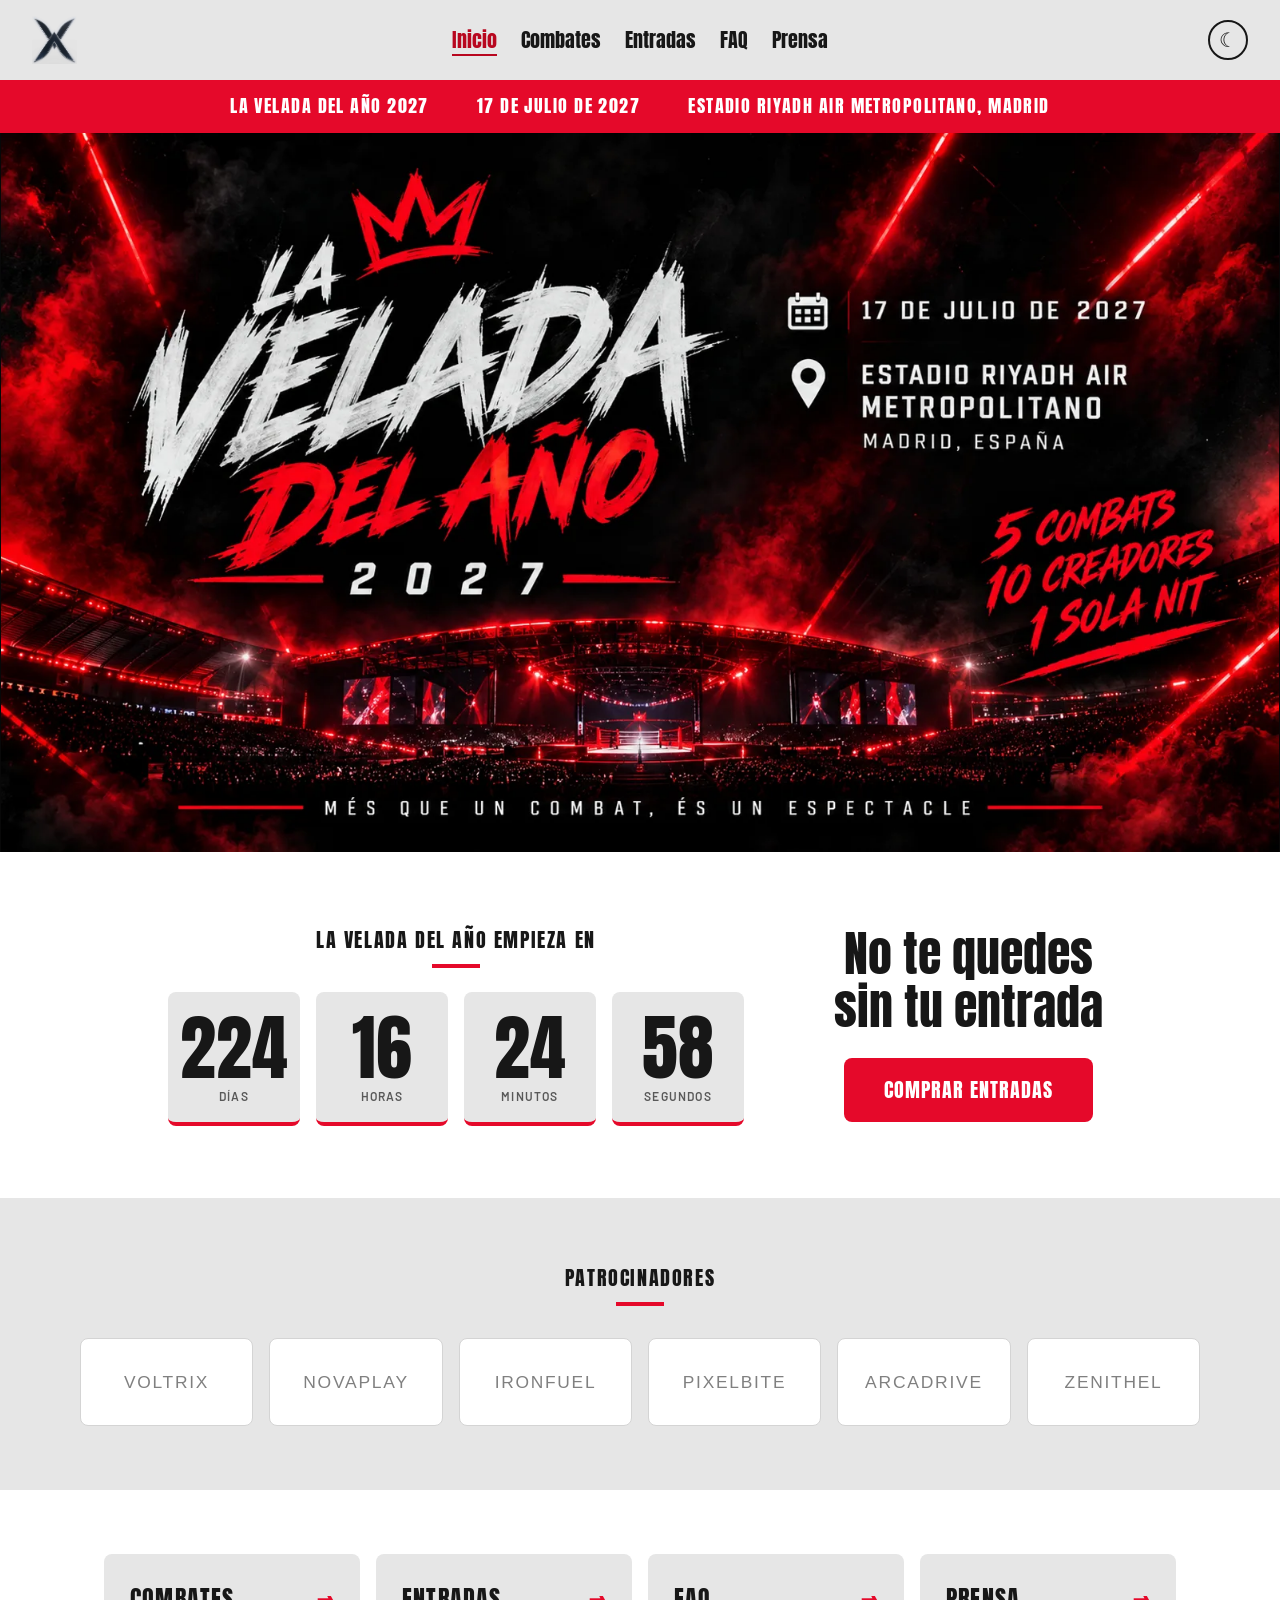
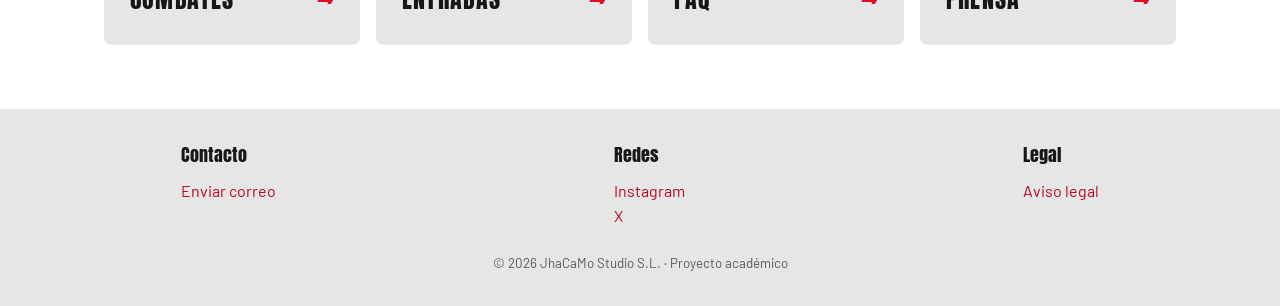
<file: index.html>
<!DOCTYPE html>
<html lang="es">
<head>
    <meta charset="UTF-8">
    <meta name="viewport" content="width=device-width, initial-scale=1.0">
    <title>Inicio | La Velada del Año</title>
    <meta name="description" content="La web oficial de La Velada del Año">
    <link rel="stylesheet" href="css/style.css">
    <link rel="icon" type="image/webp" href="assets/images/general/logo.webp">
    <script src="js/dark-mode.js" defer></script>
    <script src="js/countdown.js" defer></script>
</head>
<body>
    <header id="header">
        <a href="index.html"><img src="assets/images/general/logo.webp" alt="La Velada del Año"></a>
        <nav id="header-pages">
            <ul>
                <li><a href="index.html" aria-current="page">Inicio</a></li>
                <li><a href="pages/combats.html">Combates</a></li>
                <li><a href="pages/tickets.html">Entradas</a></li>
                <li><a href="pages/faq.html">FAQ</a></li>
                <li><a href="pages/press.html">Prensa</a></li>
            </ul>
        </nav>
        <button type="button" id="dark-mode" aria-label="Activar el modo oscuro">

        </button>
    </header>
    <main>
        <div id="hero">
           <div id="hero-data">
    <h1>La Velada del Año 2027</h1>
    <p>17 de julio de 2027</p>
    <p>Estadio Riyadh Air Metropolitano, Madrid</p>
</div>
            <img id="hero-photo" src="assets/images/home/cartel.webp" alt="Cartel de La Velada del Año 2027: 17 de julio en el Estadio Riyadh Air Metropolitano de Madrid. 5 combates, 10 creadores, una sola noche">
        </div>
        <section id="countdown-section">
            <h2>La Velada del Año empieza en</h2>
            <div id="countdown">
                <div class="countdown-item">
                    <p id="days" class="countdown-number">00</p>
                    <p class="countdown-label">Días</p>
                </div>
                <div class="countdown-item">
                    <p id="hours" class="countdown-number">00</p>
                    <p class="countdown-label">Horas</p>
                </div>
                <div class="countdown-item">
                    <p id="minutes" class="countdown-number">00</p>
                    <p class="countdown-label">Minutos</p>
                </div>
                <div class="countdown-item">
                    <p id="seconds" class="countdown-number">00</p>
                    <p class="countdown-label">Segundos</p>
                </div>
            </div>
            <div id="cta">
                <h2>No te quedes sin tu entrada</h2>
                <a class="btn" href="pages/tickets.html">Comprar entradas</a>
            </div>
        </section>
        <section id="sponsors">
            <h2>Patrocinadores</h2>
            <ul>
                <li><img src="assets/images/home/sponsors/voltrix.svg" alt="Voltrix, patrocinador" width="240" height="80" loading="lazy"></li>
                <li><img src="assets/images/home/sponsors/novaplay.svg" alt="NovaPlay, patrocinador" width="240" height="80" loading="lazy"></li>
                <li><img src="assets/images/home/sponsors/ironfuel.svg" alt="IronFuel, patrocinador" width="240" height="80" loading="lazy"></li>
                <li><img src="assets/images/home/sponsors/pixelbite.svg" alt="PixelBite, patrocinador" width="240" height="80" loading="lazy"></li>
                <li><img src="assets/images/home/sponsors/arcadrive.svg" alt="ArcaDrive, patrocinador" width="240" height="80" loading="lazy"></li>
                <li><img src="assets/images/home/sponsors/zenithel.svg" alt="Zenithel, patrocinador" width="240" height="80" loading="lazy"></li>
            </ul>
        </section>
        <section id="quick-links">
            <a href="pages/combats.html">Combates</a>
            <a href="pages/tickets.html">Entradas</a>
            <a href="pages/faq.html">FAQ</a>
            <a href="pages/press.html">Prensa</a>
        </section>
    </main>
    <footer>
        <div>
            <h2>Contacto</h2>
            <address><a href="mailto:contacto@velada.com">Enviar correo</a></address>
        </div>
        <div>
            <h2>Redes</h2>
            <ul>
                <li><a href="https://www.instagram.com/infolavelada/?hl=es" target="_blank" rel="noopener">Instagram</a></li>
                <li><a href="https://x.com/infoLaVelada" target="_blank" rel="noopener">X</a></li>
            </ul>
        </div>
        <div>
            <h2>Legal</h2>
            <a href="#">Aviso legal</a>
        </div>
        <small>© 2026 JhaCaMo Studio S.L. · Proyecto académico</small>
    </footer>
</body>
</html>
</file>
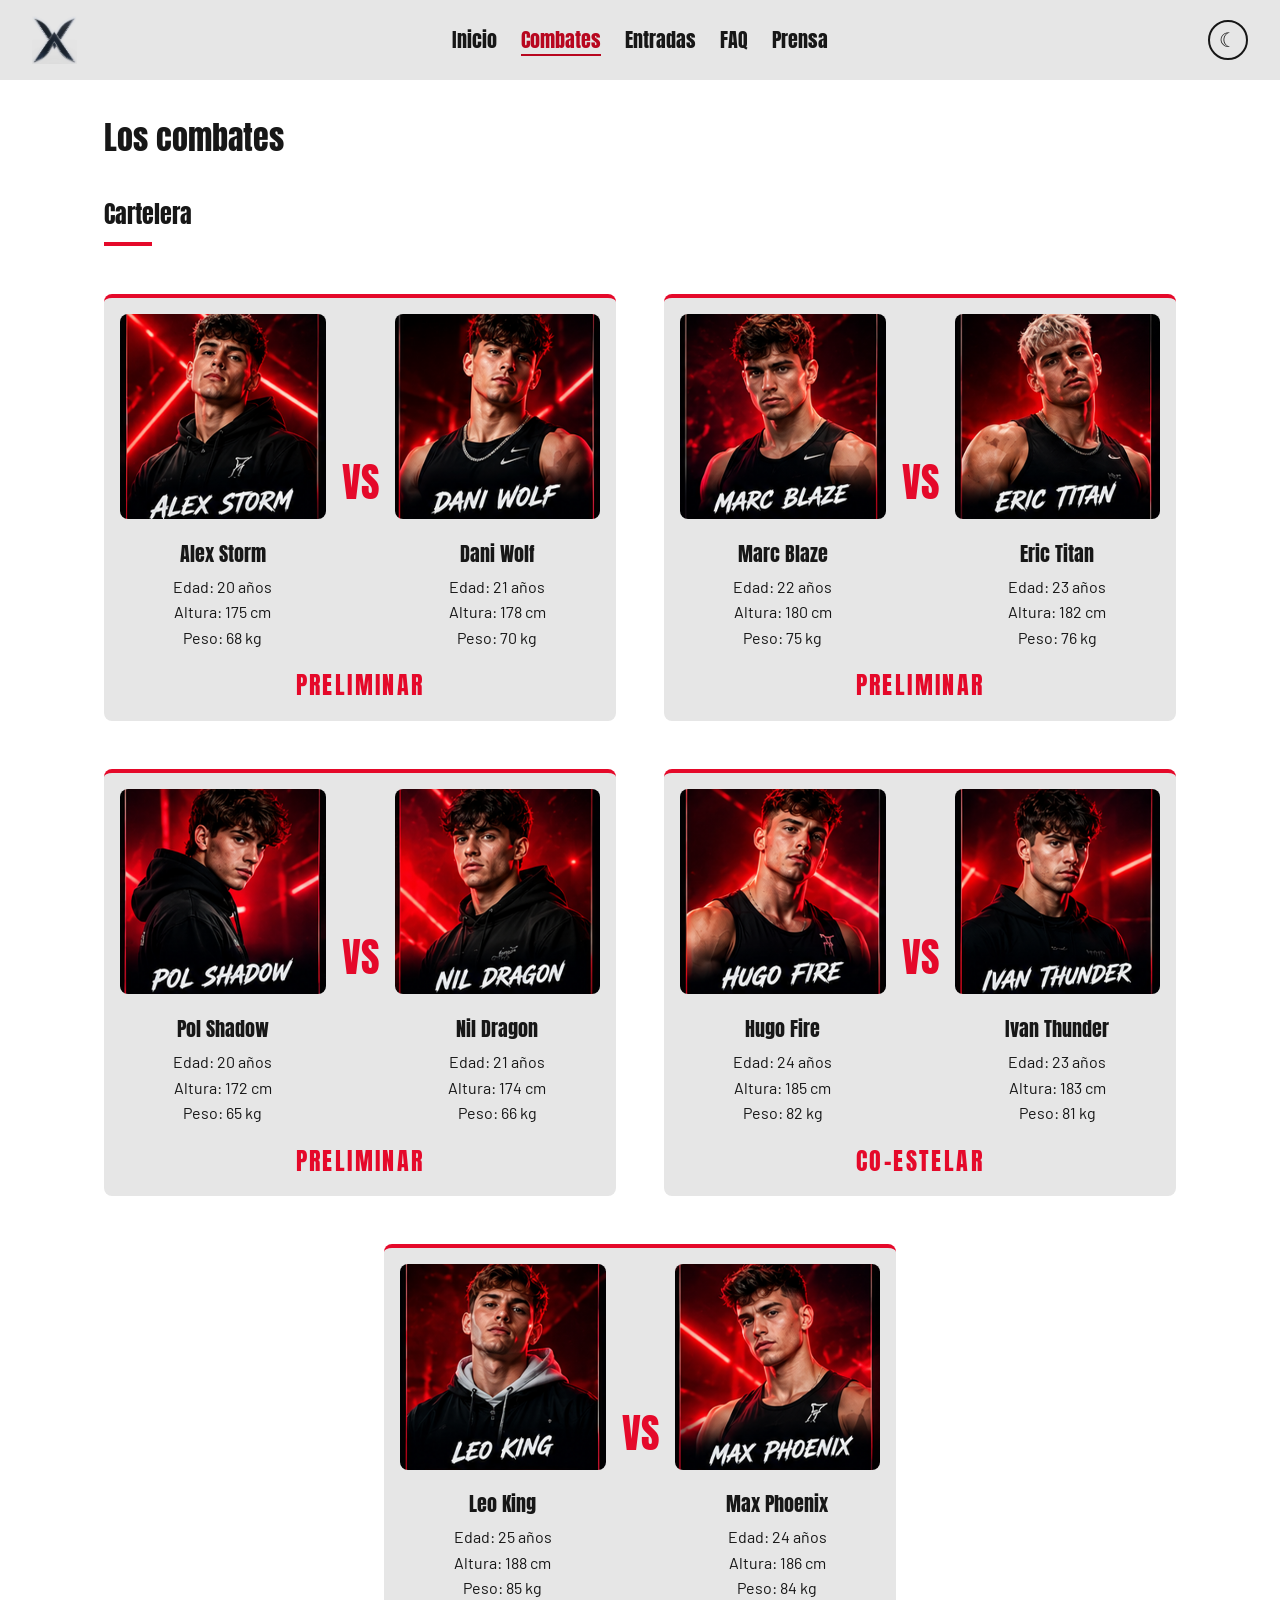
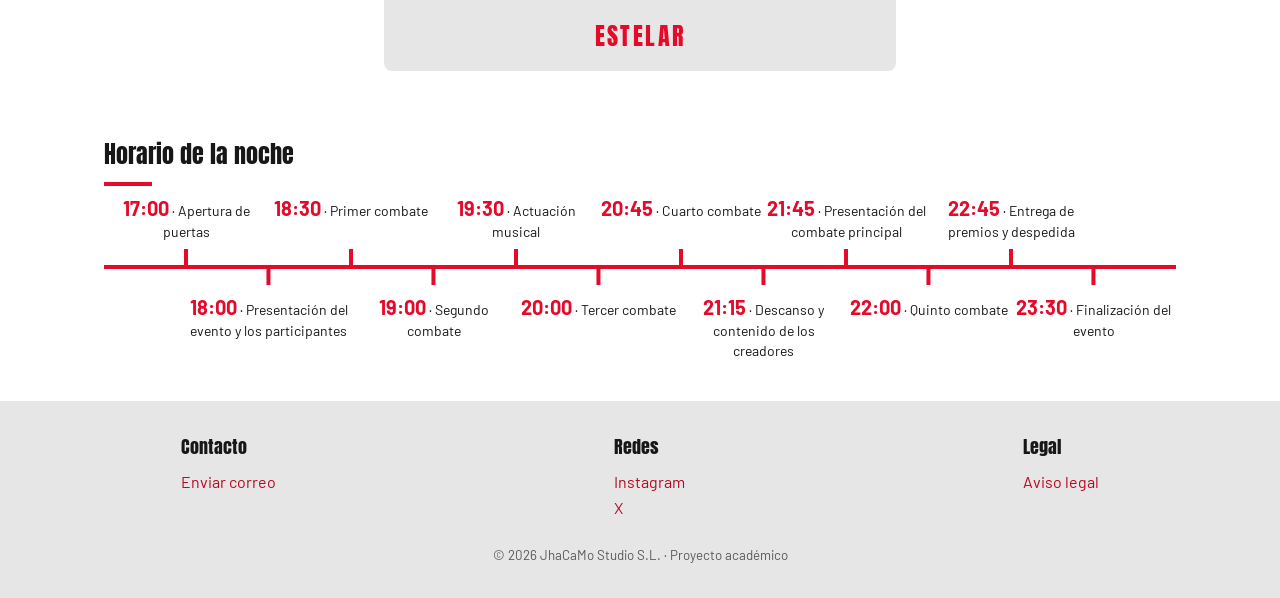
<file: pages/combats.html>
<!DOCTYPE html>
<html lang="es">
<head>
    <meta charset="UTF-8">
    <meta name="viewport" content="width=device-width, initial-scale=1.0">
    <title>Combates | La Velada del Año</title>
    <meta name="description" content="Combates oficiales de La Velada del Año">
    <link rel="stylesheet" href="../css/style.css">
    <link rel="icon" type="image/webp" href="../assets/images/general/logo.webp">
    <script src="../js/combats-data.js" defer></script>
    <script src="../js/combats.js" defer></script>
    <script src="../js/dark-mode.js" defer></script>
</head>
<body>
    <header id="header">
        <a href="../index.html"><img src="../assets/images/general/logo.webp" alt="La Velada del Año"></a>
        <nav id="header-pages">
            <ul>
                <li><a href="../index.html">Inicio</a></li>
                <li><a href="combats.html" aria-current="page">Combates</a></li>
                <li><a href="tickets.html">Entradas</a></li>
                <li><a href="faq.html">FAQ</a></li>
                <li><a href="press.html">Prensa</a></li>
            </ul>
        </nav>
        <button type="button" id="dark-mode" aria-label="activar el modo oscuro">

        </button>
    </header>
    <main>
        <h1>Los combates</h1>
        <section id="combats-list">
            <h2>Cartelera</h2>

        </section>
        <section id="combats-schedule">
            <h2>Horario de la noche</h2>
            <ol>
                <li><time>17:00</time> · Apertura de puertas</li>
                <li><time>18:00</time> · Presentación del evento y los participantes</li>
                <li><time>18:30</time> · Primer combate</li>
                <li><time>19:00</time> · Segundo combate</li>
                <li><time>19:30</time> · Actuación musical</li>
                <li><time>20:00</time> · Tercer combate</li>
                <li><time>20:45</time> · Cuarto combate</li>
                <li><time>21:15</time> · Descanso y contenido de los creadores</li>
                <li><time>21:45</time> · Presentación del combate principal</li>
                <li><time>22:00</time> · Quinto combate</li>
                <li><time>22:45</time> · Entrega de premios y despedida</li>
                <li><time>23:30</time> · Finalización del evento</li>
            </ol>

        </section>
    </main>
    <footer>
        <div>
            <h2>Contacto</h2>
            <address><a href="mailto:contacto@velada.com">Enviar correo</a></address>
        </div>
        <div>
            <h2>Redes</h2>
            
            <ul>
                <li><a href="https://www.instagram.com/infolavelada/?hl=es" target="_blank" rel="noopener">Instagram</a></li>
                <li><a href="https://x.com/infoLaVelada" target="_blank" rel="noopener">X</a></li>
            </ul>
        </div>
        
        <div>
            <h2>Legal</h2>
            <a href="#">Aviso legal</a>
        </div>

        <small>© 2026 JhaCaMo Studio S.L. · Proyecto académico</small>
    </footer>
</body>
</html>
</file>
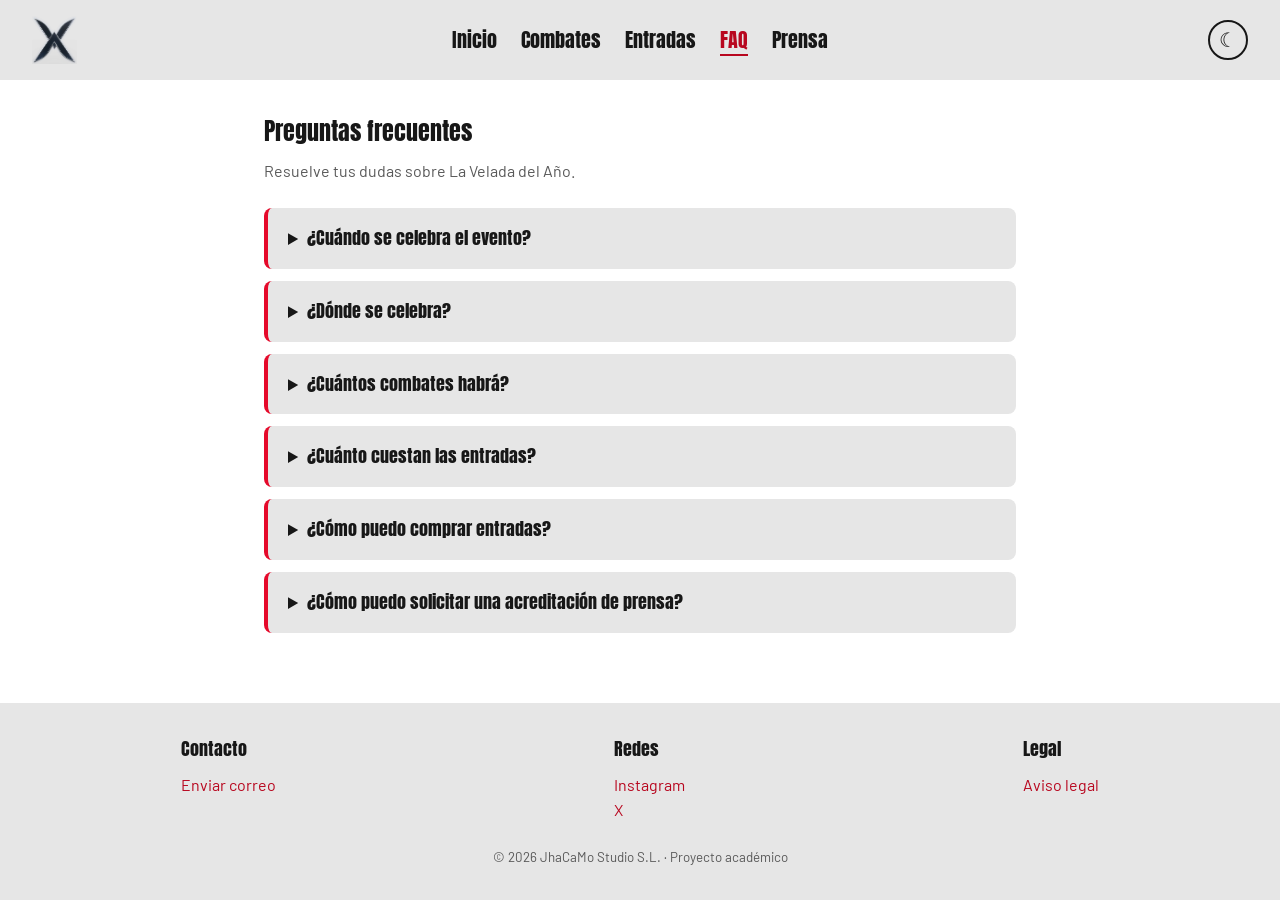
<file: pages/faq.html>
<!DOCTYPE html>
<html lang="es">
<head>
    <meta charset="UTF-8">
    <meta name="viewport" content="width=device-width, initial-scale=1.0">
    <title>FAQ | La Velada del Año</title>
    <meta name="description" content="Preguntas frecuentes sobre La Velada del Año">
    <link rel="stylesheet" href="../css/style.css">
    <link rel="icon" type="image/webp" href="../assets/images/general/logo.webp">
    <script src="../js/dark-mode.js" defer></script>
</head>
<body>
    <header id="header">
        <a href="../index.html"><img src="../assets/images/general/logo.webp" alt="La Velada del Año"></a>
        <nav id="header-pages">
            <ul>
                <li><a href="../index.html">Inicio</a></li>
                <li><a href="combats.html">Combates</a></li>
                <li><a href="tickets.html">Entradas</a></li>
                <li><a href="faq.html" aria-current="page">FAQ</a></li>
                <li><a href="press.html">Prensa</a></li>
            </ul>
        </nav>
        <button type="button" id="dark-mode" aria-label="activar el modo oscuro">

        </button>
    </header>

    <main>
        <section id="faq">
            <h1>Preguntas frecuentes</h1>
            <p>Resuelve tus dudas sobre La Velada del Año.</p>

            <details>
                <summary>¿Cuándo se celebra el evento?</summary>
                <p>La Velada del Año 2027 se celebrará el 17 de julio de 2027.</p>
            </details>

            <details>
                <summary>¿Dónde se celebra?</summary>
                <p>El evento tendrá lugar en el Estadio Riyadh Air Metropolitano de Madrid.</p>
            </details>

            <details>
                <summary>¿Cuántos combates habrá?</summary>
                <p>Habrá un total de 5 combates entre 10 participantes.</p>
            </details>

            <details>
                <summary>¿Cuánto cuestan las entradas?</summary>
                <p>Los precios de las entradas van desde 50 € hasta 300 €.</p>
            </details>

            <details>
                <summary>¿Cómo puedo comprar entradas?</summary>
                <p>Puedes consultar las opciones disponibles en nuestra sección de entradas.</p>
                <a href="tickets.html">Consultar entradas</a>
            </details>

            <details>
                <summary>¿Cómo puedo solicitar una acreditación de prensa?</summary>
                <p>Los profesionales de los medios pueden realizar su solicitud desde la sección de prensa.</p>
                <a href="press.html">Solicitar acreditación</a>
            </details>

        </section>
    </main>

    <footer>
        <div>
            <h2>Contacto</h2>
            <address><a href="mailto:contacto@velada.com">Enviar correo</a></address>
        </div>
        <div>
            <h2>Redes</h2>

            <ul>
                <li><a href="https://www.instagram.com/infolavelada/?hl=es" target="_blank" rel="noopener">Instagram</a></li>
                <li><a href="https://x.com/infoLaVelada" target="_blank" rel="noopener">X</a></li>
            </ul>
        </div>

        <div>
            <h2>Legal</h2>
            <a href="#">Aviso legal</a>
        </div>

        <small>© 2026 JhaCaMo Studio S.L. · Proyecto académico</small>
    </footer>
</body>
</html>
</file>
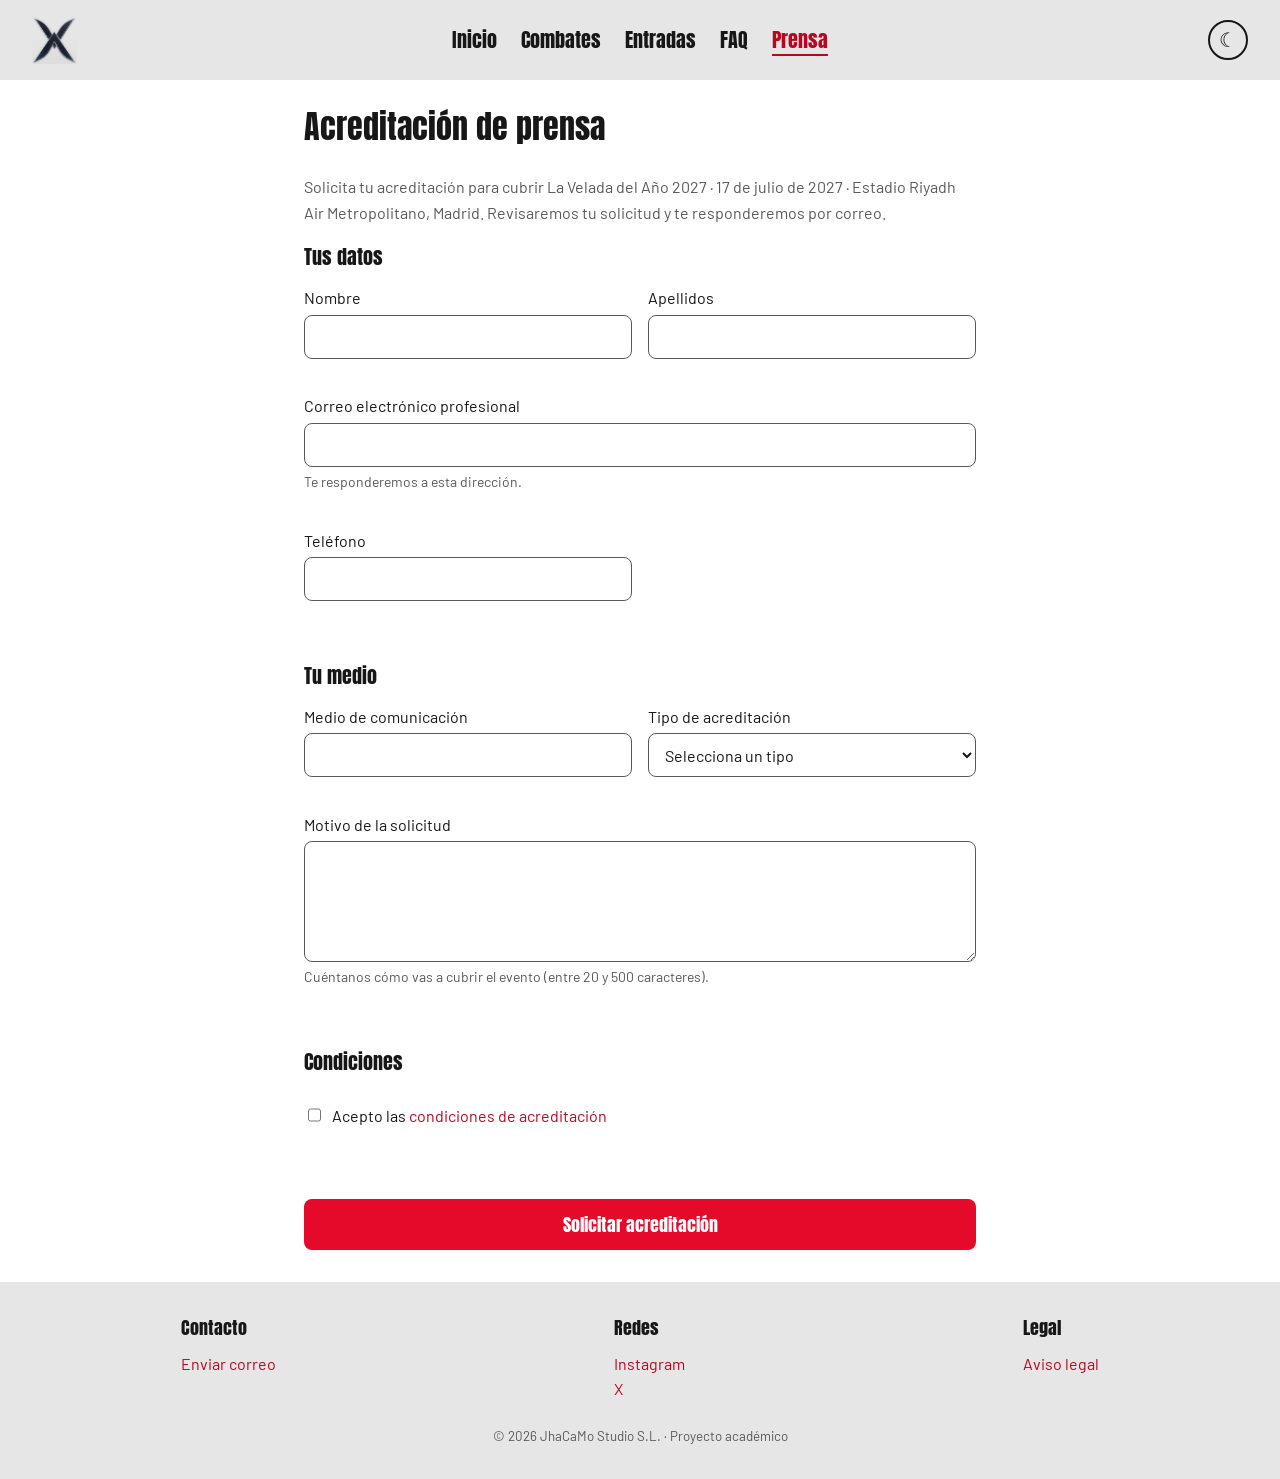
<file: pages/press.html>
<!DOCTYPE html>
<html lang="es">
<head>
    <meta charset="UTF-8">
    <meta name="viewport" content="width=device-width, initial-scale=1.0">
    <title>Acreditación de prensa | La Velada del Año</title>
    <meta name="description" content="Acreditación de prensa de La Velada del Año">
    <link rel="stylesheet" href="../css/style.css">
    <link rel="icon" type="image/webp" href="../assets/images/general/logo.webp">
    <script src="../js/dark-mode.js" defer></script>
    <script src="../js/press-validation.js" defer></script>

</head>
<body>
    <header id="header">
        <a href="../index.html"><img src="../assets/images/general/logo.webp" alt="La Velada del Año"></a>
        <nav id="header-pages">
            <ul>
                <li><a href="../index.html">Inicio</a></li>
                <li><a href="combats.html">Combates</a></li>
                <li><a href="tickets.html">Entradas</a></li>
                <li><a href="faq.html">FAQ</a></li>
                <li><a href="press.html" aria-current="page">Prensa</a></li>
            </ul>
        </nav>
        <button type="button" id="dark-mode" aria-label="activar el modo oscuro">

        </button>
    </header>
    <main id="press">
        <h1>Acreditación de prensa</h1>
        <p class="press-intro">Solicita tu acreditación para cubrir La Velada del Año 2027 · 17 de julio de 2027 · Estadio Riyadh Air Metropolitano, Madrid. Revisaremos tu solicitud y te responderemos por correo.</p>

        <form id="press-form" action="#" method="post" novalidate>

            <fieldset>
                <legend>Tus datos</legend>

                <div class="field">
                    <label for="press-name">Nombre</label>
                    <input type="text" id="press-name" name="press-name" autocomplete="given-name" required aria-describedby="press-name-error">
                    <span class="error" id="press-name-error" role="alert"></span>
                </div>

                <div class="field">
                    <label for="press-surname">Apellidos</label>
                    <input type="text" id="press-surname" name="press-surname" autocomplete="family-name" required aria-describedby="press-surname-error">
                    <span class="error" id="press-surname-error" role="alert"></span>
                </div>

                <div class="field">
                    <label for="press-email">Correo electrónico profesional</label>
                    <input type="email" id="press-email" name="press-email" autocomplete="email" required aria-describedby="press-email-hint press-email-error">
                    <span class="hint" id="press-email-hint">Te responderemos a esta dirección.</span>
                    <span class="error" id="press-email-error" role="alert"></span>
                </div>

                <div class="field">
                    <label for="press-phone">Teléfono</label>
                    <input type="tel" id="press-phone" name="press-phone" autocomplete="tel" inputmode="tel" required aria-describedby="press-phone-error">
                    <span class="error" id="press-phone-error" role="alert"></span>
                </div>
            </fieldset>

            <fieldset>
                <legend>Tu medio</legend>

                <div class="field">
                    <label for="press-media">Medio de comunicación</label>
                    <input type="text" id="press-media" name="press-media" required aria-describedby="press-media-error">
                    <span class="error" id="press-media-error" role="alert"></span>
                </div>

                <div class="field">
                    <label for="press-type">Tipo de acreditación</label>
                    <select id="press-type" name="press-type" required aria-describedby="press-type-error">
                        <option value="">Selecciona un tipo</option>
                        <option value="escrita">Prensa escrita</option>
                        <option value="digital">Medio digital</option>
                        <option value="radio">Radio</option>
                        <option value="television">Televisión</option>
                        <option value="fotografia">Fotografía</option>
                    </select>
                    <span class="error" id="press-type-error" role="alert"></span>
                </div>

                <div class="field field-wide">
                    <label for="press-reason">Motivo de la solicitud</label>
                    <textarea id="press-reason" name="press-reason" rows="4" required aria-describedby="press-reason-hint press-reason-error"></textarea>
                    <span class="hint" id="press-reason-hint">Cuéntanos cómo vas a cubrir el evento (entre 20 y 500 caracteres).</span>
                    <span class="error" id="press-reason-error" role="alert"></span>
                </div>
            </fieldset>

            <fieldset>
                <legend>Condiciones</legend>

                <div class="field field-check">
                    <input type="checkbox" id="press-terms" name="press-terms" required aria-describedby="press-terms-error">
                    <label for="press-terms">Acepto las <a href="#">condiciones de acreditación</a></label>
                    <span class="error" id="press-terms-error" role="alert"></span>
                </div>
            </fieldset>

            <button type="submit" id="press-button">Solicitar acreditación</button>
        </form>

        <section id="press-confirmation" hidden aria-live="polite" tabindex="-1"></section>
    </main>
    <footer>
        <div>
            <h2>Contacto</h2>
            <address><a href="mailto:contacto@velada.com">Enviar correo</a></address>
        </div>
        <div>
            <h2>Redes</h2>
            
            <ul>
                <li><a href="https://www.instagram.com/infolavelada/?hl=es" target="_blank" rel="noopener">Instagram</a></li>
                <li><a href="https://x.com/infoLaVelada" target="_blank" rel="noopener">X</a></li>
            </ul>
        </div>
        
        <div>
            <h2>Legal</h2>
            <a href="#">Aviso legal</a>
        </div>

        <small>© 2026 JhaCaMo Studio S.L. · Proyecto académico</small>
    </footer>
</body>
</html>
</file>
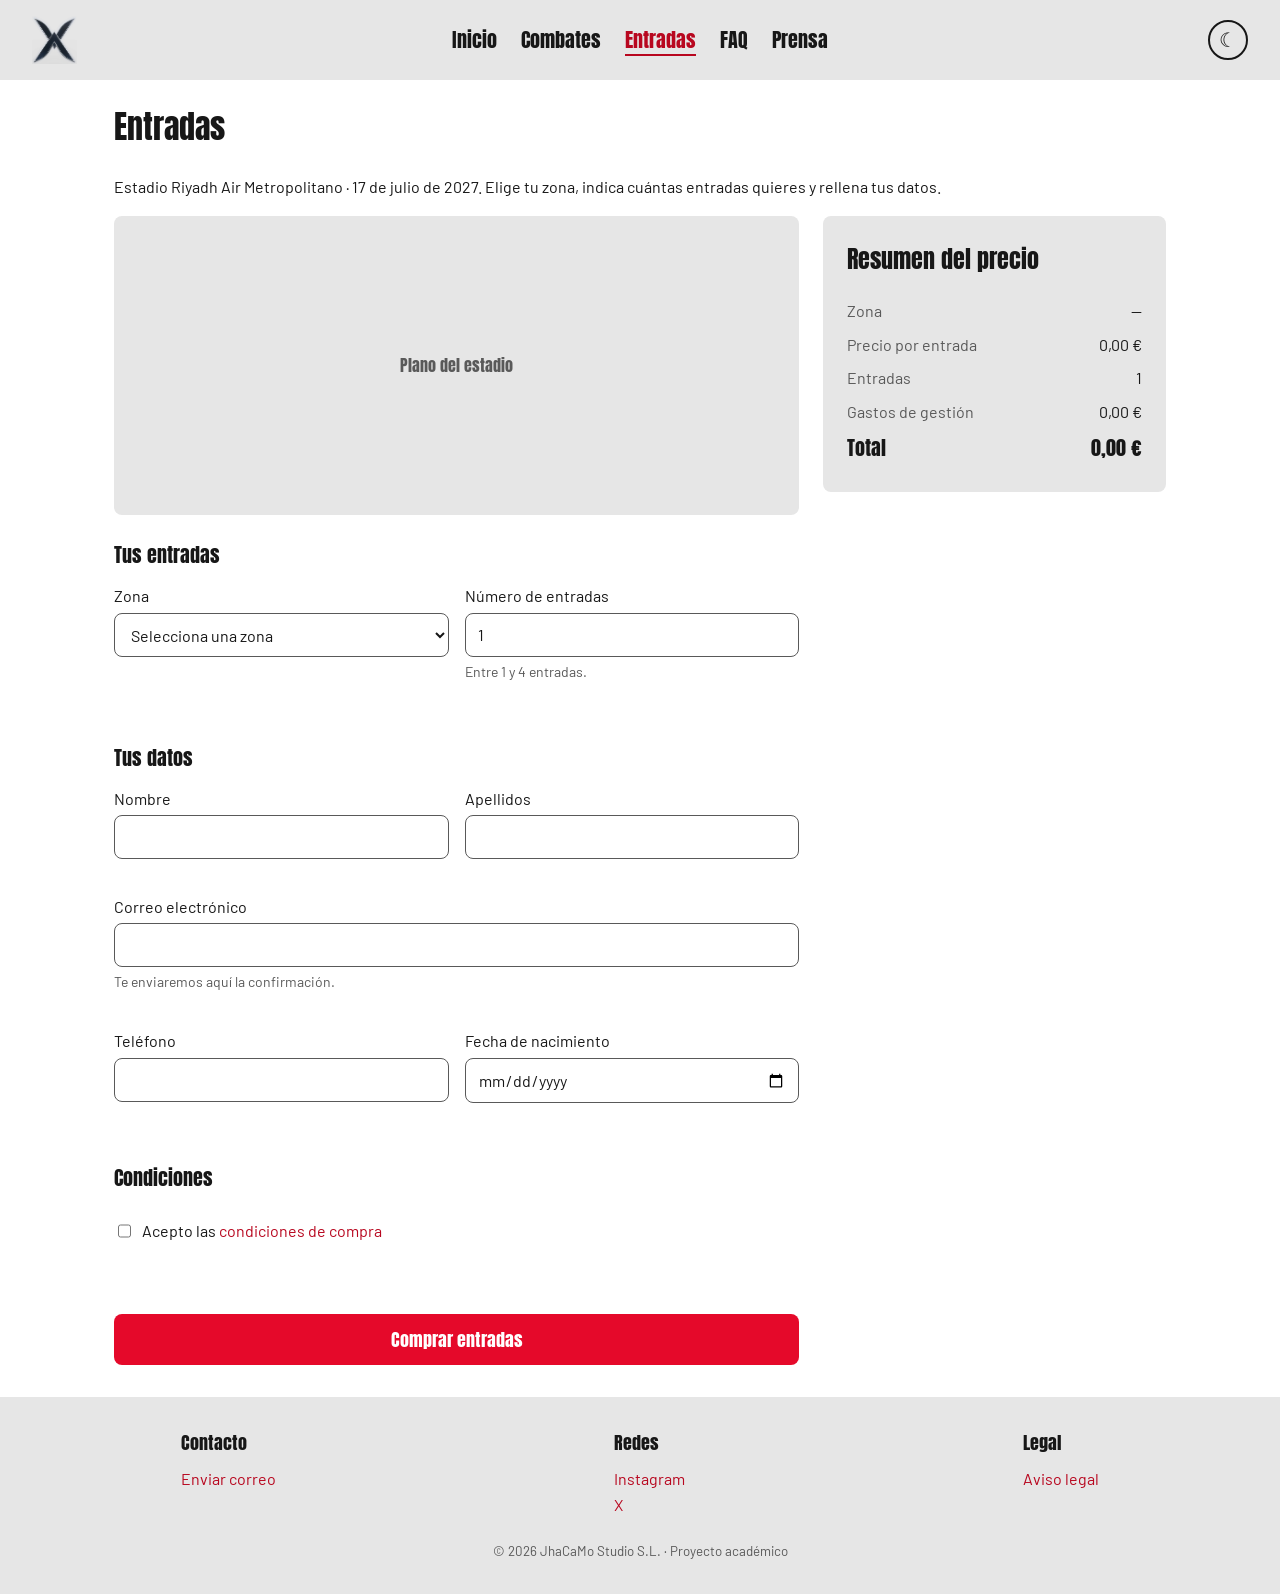
<file: pages/tickets.html>
<!DOCTYPE html>
<html lang="es">
<head>
    <meta charset="UTF-8">
    <meta name="viewport" content="width=device-width, initial-scale=1.0">
    <title>Entradas | La Velada del Año</title>
    <meta name="description" content="Entradas oficiales de La Velada del Año">
    <link rel="stylesheet" href="../css/style.css">
    <link rel="icon" type="image/webp" href="../assets/images/general/logo.webp">
    <script src="../js/dark-mode.js" defer></script>
    <script src="../js/price-calc.js" defer></script>
    <script src="../js/validation-confirmation.js" defer></script>
    <script src="../js/summary-reservation.js" defer></script>
</head>
<body>
    <header id="header">
        <a href="../index.html"><img src="../assets/images/general/logo.webp" alt="La Velada del Año"></a>
        <nav id="header-pages">
            <ul>
                <li><a href="../index.html">Inicio</a></li>
                <li><a href="combats.html">Combates</a></li>
                <li><a href="tickets.html" aria-current="page">Entradas</a></li>
                <li><a href="faq.html">FAQ</a></li>
                <li><a href="press.html">Prensa</a></li>
            </ul>
        </nav>
        <button type="button" id="dark-mode" aria-label="activar el modo oscuro">

        </button>
    </header>
    <main id="tickets">
        <h1>Entradas</h1>
        <p class="tickets-intro">Estadio Riyadh Air Metropolitano · 17 de julio de 2027. Elige tu zona, indica cuántas entradas quieres y rellena tus datos.</p>
        <div id="tickets-layout">
            <figure id="tickets-map">
                <div id="tickets-map-placeholder">Plano del estadio</div>
            </figure>

            <form id="ticket-form" action="#" method="post" novalidate>

                <fieldset>
                    <legend>Tus entradas</legend>

                    <div class="field">
                        <label for="zone">Zona</label>
                        <select id="zone" name="zone" required aria-describedby="zone-error">
                            <option value="" data-price="0">Selecciona una zona</option>
                            <option value="fondo" data-price="50">Fondo · 50 €</option>
                            <option value="lateral" data-price="90">Grada lateral · 90 €</option>
                            <option value="premium" data-price="150">Grada premium · 150 €</option>
                            <option value="vip" data-price="300">Pista VIP · 300 €</option>
                        </select>
                        <span class="error" id="zone-error" role="alert"></span>
                    </div>

                    <div class="field">
                        <label for="quantity">Número de entradas</label>
                        <input type="number" id="quantity" name="quantity" min="1" max="4" value="1" required aria-describedby="quantity-hint quantity-error">
                        <span class="hint" id="quantity-hint">Entre 1 y 4 entradas.</span>
                        <span class="error" id="quantity-error" role="alert"></span>
                    </div>
                </fieldset>

                <fieldset>
                    <legend>Tus datos</legend>

                    <div class="field">
                        <label for="first-name">Nombre</label>
                        <input type="text" id="first-name" name="first-name" autocomplete="given-name" required aria-describedby="first-name-error">
                        <span class="error" id="first-name-error" role="alert"></span>
                    </div>

                    <div class="field">
                        <label for="last-name">Apellidos</label>
                        <input type="text" id="last-name" name="last-name" autocomplete="family-name" required aria-describedby="last-name-error">
                        <span class="error" id="last-name-error" role="alert"></span>
                    </div>

                    <div class="field">
                        <label for="email">Correo electrónico</label>
                        <input type="email" id="email" name="email" autocomplete="email" required aria-describedby="email-hint email-error">
                        <span class="hint" id="email-hint">Te enviaremos aquí la confirmación.</span>
                        <span class="error" id="email-error" role="alert"></span>
                    </div>

                    <div class="field">
                        <label for="phone">Teléfono</label>
                        <input type="tel" id="phone" name="phone" autocomplete="tel" inputmode="tel" required aria-describedby="phone-error">
                        <span class="error" id="phone-error" role="alert"></span>
                    </div>

                    <div class="field">
                        <label for="birthdate">Fecha de nacimiento</label>
                        <input type="date" id="birthdate" name="birthdate" autocomplete="bday" required aria-describedby="birthdate-error">
                        <span class="error" id="birthdate-error" role="alert"></span>
                    </div>
                </fieldset>

                <fieldset>
                    <legend>Condiciones</legend>

                    <div class="field field-check">
                        <input type="checkbox" id="terms" name="terms" required aria-describedby="terms-error">
                        <label for="terms">Acepto las <a href="#">condiciones de compra</a></label>
                        <span class="error" id="terms-error" role="alert"></span>
                    </div>
                </fieldset>

                <button type="submit" id="buy-button">Comprar entradas</button>
            </form>

            <aside id="price-summary" aria-labelledby="summary-title">
                <h2 id="summary-title">Resumen del precio</h2>
                <dl>
                    <div><dt>Zona</dt><dd id="summary-zone">—</dd></div>
                    <div><dt>Precio por entrada</dt><dd id="summary-unit">—</dd></div>
                    <div><dt>Entradas</dt><dd id="summary-quantity">—</dd></div>
                    <div><dt>Gastos de gestión</dt><dd id="summary-fees">—</dd></div>
                    <div class="summary-total"><dt>Total</dt><dd id="summary-total">—</dd></div>
                </dl>
            </aside>
        </div>

        <section id="confirmation" hidden aria-live="polite"></section>
    </main>
    <footer>
        <div>
            <h2>Contacto</h2>
            <address><a href="mailto:contacto@velada.com">Enviar correo</a></address>
        </div>
        <div>
            <h2>Redes</h2>

            <ul>
                <li><a href="https://www.instagram.com/infolavelada/?hl=es" target="_blank" rel="noopener">Instagram</a></li>
                <li><a href="https://x.com/infoLaVelada" target="_blank" rel="noopener">X</a></li>
            </ul>
        </div>

        <div>
            <h2>Legal</h2>
            <a href="#">Aviso legal</a>
        </div>

        <small>© 2026 JhaCaMo Studio S.L. · Proyecto académico</small>
    </footer>
</body>
</html>
</file>
<file: css/style.css>
@import url('https://fonts.googleapis.com/css2?family=Anton&family=Barlow:wght@400;500;600&display=swap');

:root {
    --color-primary: #E5092A;
    --color-success: #22C55E;

    --color-bg: #FFFFFF;
    --color-surface: #E6E6E6;
    --color-border: #D4D4D4;
    --color-text: #171717;
    --color-text-muted: #595959;
    --color-link: #B8071F;
    --color-hero: #080808;

    --font-titles: 'Anton', sans-serif;
    --font-text: 'Barlow', sans-serif;
}

body.darkmode {
    --color-bg: #080808;
    --color-surface: #202020;
    --color-border: #383838;
    --color-text: #FFFFFF;
    --color-text-muted: #B8B8B8;
    --color-link: #FF3B55;
}

* {
    box-sizing: border-box;
}

body {
    display: flex;
    flex-direction: column;
    min-height: 100dvh;
    margin: 0;
    background-color: var(--color-bg);
    color: var(--color-text);
    font-family: var(--font-text);
    line-height: 1.6;
    transition: background-color 0.3s ease, color 0.3s ease;
}

@media (prefers-reduced-motion: reduce) {
    body {
        transition: none;
    }
}

h1, h2, h3, nav {
    font-family: var(--font-titles);
    font-weight: 400;
}

a {
    color: var(--color-link);
    text-decoration: none;
}

a:hover {
    text-decoration: underline;
}

:focus-visible {
    outline: 3px solid var(--color-link);
    outline-offset: 2px;
}

header {
    display: grid;
    grid-template-columns: 1fr auto 1fr;
    align-items: center;
    min-height: 5rem;
    padding: 0 2rem;
    background-color: var(--color-surface);
}

#header-pages ul {
    display: flex;
    flex-direction: row;
    gap: 1.5rem;
    list-style: none;
    margin: 0;
    padding: 0;
    font-size: 1.25rem;
}

#header-pages a {
    color: var(--color-text);
}

#header-pages a:hover {
    color: var(--color-link);
}

#header-pages a[aria-current="page"] {
    color: var(--color-link);
    text-decoration: underline;
    text-underline-offset: 0.3em;
}

#header img {
    display: block;
    height: 3rem;
    width: auto;
}

#dark-mode {
    justify-self: end;
    display: grid;
    place-items: center;
    width: 2.5rem;
    height: 2.5rem;
    padding: 0;
    background-color: transparent;
    color: var(--color-text);
    border: 2px solid var(--color-text);
    border-radius: 50%;
    cursor: pointer;
}

#dark-mode::before {
    content: "\263E";
    font-size: 1.25rem;
    line-height: 1;
}

body.darkmode #dark-mode::before {
    content: "\2600\FE0E";
}

#dark-mode:hover,
#dark-mode:focus-visible {
    background-color: var(--color-text);
    color: var(--color-bg);
}

#hero-data {
    display: flex;
    justify-content: center;
    flex-wrap: wrap;
    gap: 0.5rem 3rem;
    padding: 0.75rem 1.5rem;
    background-color: var(--color-primary);
    color: #FFFFFF;
    font-family: var(--font-titles);
    font-weight: 400;
    font-size: 1.125rem;
    letter-spacing: 0.08em;
    text-transform: uppercase;
    text-align: center;
}

#hero-data p {
    margin: 0;
}

#hero {
    background-color: var(--color-hero);
}

#hero-photo {
    display: block;
    width: 100%;
    max-width: 142dvh;
    height: auto;
    margin: 0 auto;
}

main {
    flex: 1;
}

main > section {
    padding: 2rem 1.5rem;
}

#countdown-section {
    display: grid;
    grid-template-columns: auto auto;
    justify-content: center;
    align-items: center;
    column-gap: 5rem;
    row-gap: 1.5rem;
    padding-block: clamp(2.5rem, 6vw, 4.5rem);
}

#countdown-section > h2 {
    grid-column: 1;
    grid-row: 1;
    margin: 0;
    font-size: 1.25rem;
    letter-spacing: 0.08em;
    text-align: center;
    text-transform: uppercase;
}

#countdown-section > h2::after,
#sponsors h2::after {
    content: "";
    display: block;
    width: 3rem;
    height: 0.25rem;
    margin: 0.5rem auto 0;
    background-color: var(--color-primary);
}

#countdown {
    grid-column: 1;
    grid-row: 2;
    display: grid;
    grid-template-columns: repeat(4, 1fr);
    gap: 1rem;
}

.countdown-item {
    min-width: 6.5rem;
    padding: 1rem 0.75rem;
    background-color: var(--color-surface);
    border-bottom: 0.25rem solid var(--color-primary);
    border-radius: 0.5rem;
    text-align: center;
}

.countdown-item p {
    margin: 0;
}

.countdown-number {
    font-family: var(--font-titles);
    font-size: clamp(2.5rem, 6vw, 4.5rem);
    font-weight: 400;
    line-height: 1.1;
}

.countdown-label {
    font-size: 0.75rem;
    font-weight: 600;
    letter-spacing: 0.1em;
    text-transform: uppercase;
    color: var(--color-text-muted);
}

#cta {
    grid-column: 2;
    grid-row: 1 / span 2;
    display: flex;
    flex-direction: column;
    align-items: center;
    gap: 1.5rem;
    text-align: center;
}

#cta h2 {
    max-width: 12ch;
    margin: 0;
    font-size: clamp(2rem, 4vw, 3rem);
    line-height: 1.1;
}

.btn {
    display: inline-block;
    padding: 1rem 2.5rem;
    background-color: var(--color-primary);
    color: #FFFFFF;
    font-family: var(--font-titles);
    font-size: 1.25rem;
    font-weight: 400;
    letter-spacing: 0.05em;
    text-transform: uppercase;
    border: none;
    border-radius: 0.5rem;
    cursor: pointer;
}

.btn:hover,
.btn:focus-visible {
    filter: brightness(0.9);
    text-decoration: none;
}

#sponsors {
    padding-block: clamp(2.5rem, 5vw, 4rem);
    background-color: var(--color-surface);
    text-align: center;
}

#sponsors h2 {
    margin: 0 0 2rem;
    font-size: 1.25rem;
    letter-spacing: 0.08em;
    text-transform: uppercase;
}

#sponsors ul {
    display: grid;
    grid-template-columns: repeat(6, 1fr);
    justify-items: center;
    align-items: center;
    gap: 1rem;
    max-width: 70rem;
    margin: 0 auto;
    padding: 0;
    list-style: none;
}

#sponsors li {
    display: grid;
    place-items: center;
    width: 100%;
    padding: 1.25rem 1rem;
    background-color: var(--color-bg);
    border: 1px solid var(--color-border);
    border-radius: 0.5rem;
}

#sponsors img {
    display: block;
    width: 100%;
    max-width: 10rem;
    height: auto;
}

#quick-links {
    display: flex;
    flex-wrap: wrap;
    justify-content: center;
    gap: 1rem;
    max-width: 70rem;
    margin: 0 auto;
    padding-block: clamp(2.5rem, 5vw, 4rem);
}

#quick-links a {
    flex: 1 1 12rem;
    display: flex;
    justify-content: space-between;
    align-items: center;
    gap: 0.5rem;
    padding: 1.5rem;
    background-color: var(--color-surface);
    color: var(--color-text);
    border: 2px solid transparent;
    border-radius: 0.5rem;
    font-family: var(--font-titles);
    font-size: 1.5rem;
    font-weight: 400;
    letter-spacing: 0.05em;
    text-transform: uppercase;
}

#quick-links a::after {
    content: "\2192";
    color: var(--color-primary);
}

#quick-links a:hover {
    border-color: var(--color-link);
    color: var(--color-link);
    text-decoration: none;
}

footer {
    display: flex;
    flex-wrap: wrap;
    justify-content: space-around;
    gap: 1.5rem;
    padding: 2rem 1.5rem;
    background-color: var(--color-surface);
}

footer h2 {
    margin: 0 0 0.5rem;
    font-size: 1.125rem;
}

footer ul {
    margin: 0;
    padding: 0;
    list-style: none;
}

footer address {
    font-style: normal;
}

footer small {
    flex-basis: 100%;
    text-align: center;
    color: var(--color-text-muted);
}

@media (max-width: 768px) {
    #countdown-section {
        grid-template-columns: 1fr;
    }

    #countdown,
    #cta {
        grid-column: 1;
        grid-row: auto;
    }

    #cta {
        gap: 1rem;
    }

    #sponsors ul {
        grid-template-columns: repeat(3, 1fr);
        gap: 1.5rem;
    }

    #quick-links a {
        flex-basis: 9rem;
        padding: 1rem;
        font-size: 1.125rem;
    }

    header {
        grid-template-columns: 1fr auto;
        gap: 1rem;
        padding: 1rem;
    }

    #header-pages {
        grid-column: 1 / -1;
        grid-row: 2;
    }

    #header-pages ul {
        flex-wrap: wrap;
        justify-content: center;
        gap: 0.5rem 1.25rem;
        font-size: 1.125rem;
    }

    #countdown {
        gap: 0.5rem;
    }

    .countdown-item {
        min-width: 0;
        padding: 0.75rem 0.25rem;
    }
}

@media (max-width: 600px) {
    #sponsors ul {
        grid-template-columns: repeat(2, 1fr);
    }
}

#tickets {
    width: 100%;
    max-width: 1100px;
    margin: 0 auto;
    padding: 0 1.5rem 2rem;
}

#tickets-layout {
    display: grid;
    grid-template-columns: 2fr 1fr;
    grid-template-areas:
        "map summary"
        "form summary";
    gap: 1.5rem;
    align-items: start;
}

#tickets-layout[hidden] {
    display: none;
}

#tickets-map {
    grid-area: map;
    margin: 0;
}

#tickets-map-placeholder {
    display: grid;
    place-items: center;
    aspect-ratio: 16 / 7;
    background-color: var(--color-surface);
    border-radius: 0.5rem;
    font-family: var(--font-titles);
    color: var(--color-text-muted);
}

#ticket-form {
    grid-area: form;
}

#ticket-form fieldset {
    display: grid;
    grid-template-columns: 1fr 1fr;
    column-gap: 1rem;
    margin: 0 0 1.5rem;
    padding: 0;
    border: none;
}

#ticket-form .field:has(#email),
#ticket-form .field-check {
    grid-column: 1 / -1;
}

#ticket-form legend {
    margin-bottom: 0.75rem;
    padding: 0;
    font-family: var(--font-titles);
    font-size: 1.25rem;
}

.field {
    display: grid;
    align-content: start;
    gap: 0.25rem;
    margin-bottom: 0.5rem;
}

.field input,
.field select {
    width: 100%;
    min-height: 2.75rem;
    padding: 0.5rem 0.75rem;
    background-color: var(--color-bg);
    color: var(--color-text);
    font: inherit;
    border: 1px solid var(--color-text-muted);
    border-radius: 0.5rem;
}

body.darkmode .field input,
body.darkmode .field select {
    color-scheme: dark;
}

.field-check {
    grid-template-columns: auto 1fr;
    align-items: center;
    column-gap: 0.5rem;
}

.field-check input {
    width: auto;
}

.field-check .error {
    grid-column: 1 / -1;
}

#buy-button {
    width: 100%;
    padding: 0.75rem 2rem;
    background-color: var(--color-primary);
    color: #FFFFFF;
    font-family: var(--font-titles);
    font-size: 1.125rem;
    font-weight: 400;
    border: none;
    border-radius: 0.5rem;
    cursor: pointer;
}

#buy-button:hover,
#buy-button:focus-visible,
#download-pdf:not(:disabled):hover,
#download-pdf:not(:disabled):focus-visible {
    filter: brightness(0.9);
}

#price-summary {
    grid-area: summary;
    position: sticky;
    top: 1.5rem;
    padding: 1.5rem;
    background-color: var(--color-surface);
    border-radius: 0.5rem;
}

#price-summary h2 {
    margin: 0 0 1rem;
}

#price-summary dl {
    margin: 0;
}

#price-summary dl > div {
    display: flex;
    justify-content: space-between;
    gap: 1rem;
    padding: 0.25rem 0;
}

#price-summary dt {
    color: var(--color-text-muted);
}

#price-summary dd {
    margin: 0;
    text-align: right;
}

#price-summary .summary-total dt,
#price-summary .summary-total dd {
    color: var(--color-text);
    font-family: var(--font-titles);
    font-size: 1.25rem;
}

:root {
    --color-error: #B00020;
}

body.darkmode {
    --color-error: #FF6B6B;
}

.error {
    display: block;
    min-height: 1.4rem;
    font-size: 0.875rem;
    color: var(--color-error);
}

.hint {
    display: block;
    font-size: 0.875rem;
    color: var(--color-text-muted);
}

input[aria-invalid="true"],
select[aria-invalid="true"] {
    border: 2px solid var(--color-error);
}

input[type="checkbox"][aria-invalid="true"] {
    outline: 2px solid var(--color-error);
}

#confirmation {
    display: grid;
    grid-template-columns: 1fr 1fr;
    gap: 1.5rem;
    align-items: start;
    padding: 0 0 2rem;
}

#confirmation[hidden] {
    display: none;
}

#confirmation-summary,
#confirmation-buyer {
    padding: 1.5rem;
    background-color: var(--color-surface);
    border-radius: 0.5rem;
}

#confirmation-summary {
    border-left: 0.25rem solid var(--color-success);
}

#confirmation h2,
#confirmation h3 {
    margin: 0 0 0.75rem;
}

#confirmation p {
    margin: 0;
}

#confirmation strong {
    display: block;
    font-family: var(--font-titles);
    font-size: clamp(1.75rem, 6vw, 2.5rem);
    font-weight: 400;
    letter-spacing: 0.05em;
    line-height: 1.2;
    color: var(--color-primary);
}

#confirmation dl {
    display: grid;
    grid-template-columns: auto 1fr;
    gap: 0.5rem 1.5rem;
    margin: 1rem 0;
}

#confirmation dt {
    color: var(--color-text-muted);
}

#confirmation dd {
    margin: 0;
    text-align: right;
    overflow-wrap: anywhere;
}

#download-pdf {
    margin-top: 1rem;
    padding: 0.75rem 2rem;
    background-color: var(--color-primary);
    color: #FFFFFF;
    font-family: var(--font-titles);
    font-weight: 400;
    border: none;
    border-radius: 0.5rem;
}

#download-pdf:disabled {
    opacity: 0.5;
    cursor: not-allowed;
}

@media (max-width: 768px) {
    #ticket-form fieldset {
        grid-template-columns: 1fr;
    }

    #tickets-layout {
        grid-template-columns: 1fr;
        grid-template-areas:
            "map"
            "form"
            "summary";
    }

    #price-summary {
        position: static;
    }

    #confirmation {
        grid-template-columns: 1fr;
    }
}

@media (max-width: 600px) {
    #tickets {
        padding: 0 1rem 1.5rem;
    }

    #confirmation-summary,
    #confirmation-buyer {
        padding: 1rem;
    }
}

main > h1:has(+ #combats-list) {
    max-width: 70rem;
    margin: 0 auto;
    padding: 2rem 1.5rem 0;
}

#combats-list {
    display: grid;
    grid-template-columns: repeat(auto-fit, minmax(min(100%, 22rem), 1fr));
    gap: 3rem;
    max-width: 70rem;
    margin: 0 auto;
}

#combats-list h2,
#combats-schedule h2 {
    margin: 0;
}

#combats-list h2 {
    grid-column: 1 / -1;
}

#combats-list h2::after,
#combats-schedule h2::after {
    content: "";
    display: block;
    width: 3rem;
    height: 0.25rem;
    margin-top: 0.5rem;
    background-color: var(--color-primary);
}

#combats-list article {
    display: grid;
    grid-template-columns: 1fr auto 1fr;
    align-items: center;
    gap: 1rem;
    padding: 1rem;
    background-color: var(--color-surface);
    border-top: 0.25rem solid var(--color-primary);
    border-radius: 0.5rem;
}

#combats-list article div {
    text-align: center;
}

#combats-list img {
    width: 100%;
    aspect-ratio: 1 / 1;
    object-fit: cover;
    border-radius: 0.5rem;
}

#combats-list h3 {
    margin: 0.75rem 0 0.25rem;
    font-size: 1.25rem;
}

#combats-list ul {
    margin: 0;
    padding: 0;
    list-style: none;
}

#combats-list span {
    font-family: var(--font-titles);
    font-size: clamp(1.5rem, 4vw, 2.5rem);
    color: var(--color-primary);
}

#combats-list p {
    grid-column: 1 / -1;
    margin: 0;
    font-family: var(--font-titles);
    font-size: 1.5rem;
    letter-spacing: 0.1em;
    text-align: center;
    text-transform: uppercase;
    color: var(--color-primary);
}

#combats-schedule {
    max-width: 40rem;
    margin: 0 auto;
}

#combats-schedule ol {
    margin: 0;
    padding-left: 1.5rem;
    list-style: none;
    border-left: 0.25rem solid var(--color-primary);
}

#combats-schedule li {
    padding: 0.5rem 0;
}

#combats-schedule li + li {
    border-top: 1px solid var(--color-border);
}

#combats-schedule time {
    font-size: 1.25rem;
    font-weight: 700;
    color: var(--color-primary);
}

@media (min-width: 800px) {
    #combats-list article:last-child:nth-child(even) {
        grid-column: 1 / -1;
        justify-self: center;
        width: calc((100% - 3rem) / 2);
    }
}

@media (min-width: 1000px) {
    #combats-schedule {
        max-width: 70rem;
    }

    #combats-schedule ol {
        display: grid;
        grid-template-columns: repeat(13, 1fr);
        grid-template-rows: auto 0.25rem auto;
        padding-left: 0;
        border-left: none;
    }

    #combats-schedule ol::before {
        content: "";
        grid-column: 1 / -1;
        grid-row: 2;
        background-color: var(--color-primary);
    }

    #combats-schedule li {
        position: relative;
        grid-column: span 2;
        font-size: 0.875rem;
        line-height: 1.4;
        text-align: center;
    }

    #combats-schedule li + li {
        border-top: none;
    }

    #combats-schedule li:nth-child(odd) {
        grid-row: 1;
        padding-bottom: 1.5rem;
    }

    #combats-schedule li:nth-child(even) {
        grid-row: 3;
        padding-top: 1.5rem;
        transform: translateX(50%);
    }

    #combats-schedule li::before,
    #combats-schedule li::after {
        position: absolute;
        left: 50%;
        width: 0.25rem;
        height: 1rem;
        margin-left: -0.125rem;
        background-color: var(--color-primary);
    }

    #combats-schedule li:nth-child(odd)::after {
        content: "";
        bottom: 0;
    }

    #combats-schedule li:nth-child(even)::before {
        content: "";
        top: 0;
    }
}

@media (max-width: 768px) {
    #combats-list {
        gap: 1.5rem;
    }
}

@media (max-width: 600px) {
    #combats-list article {
        gap: 0.5rem;
        padding: 0.75rem;
    }

    #combats-list h3 {
        font-size: 1.125rem;
    }

    #combats-list ul {
        font-size: 0.875rem;
    }
}

#faq {
    max-width: 50rem;
    margin: 0 auto;
}

#faq h1 {
    margin: 0 0 0.5rem;
}

#faq > p {
    margin: 0 0 1.5rem;
    color: var(--color-text-muted);
}

#faq details {
    margin-bottom: 0.75rem;
    background-color: var(--color-surface);
    border-left: 0.25rem solid var(--color-primary);
    border-radius: 0.5rem;
}

#faq summary {
    padding: 1rem 1.25rem;
    font-family: var(--font-titles);
    font-size: 1.125rem;
    cursor: pointer;
}

#faq summary:hover {
    color: var(--color-link);
}

#faq details[open] summary {
    border-bottom: 1px solid var(--color-border);
}

#faq details p {
    margin: 0;
    padding: 1rem 1.25rem;
}

#faq details a {
    display: inline-block;
    margin: 0 1.25rem 1rem;
}

#hero-data h1 {
    margin: 0;
    font-size: inherit;
    font-weight: inherit;
}


/* ===== PÁGINA: PRENSA ===== */
#press {
    width: 100%;
    max-width: 720px;
    margin: 0 auto;
    padding: 0 1.5rem 2rem;
}

.press-intro {
    color: var(--color-text-muted);
}

.press-intro[hidden] {
    display: none;
}

#press-form[hidden] {
    display: none;
}

#press-form fieldset {
    display: grid;
    grid-template-columns: 1fr 1fr;
    column-gap: 1rem;
    margin: 0 0 1.5rem;
    padding: 0;
    border: none;
}

#press-form .field:has(#press-email),
#press-form .field-wide,
#press-form .field-check {
    grid-column: 1 / -1;
}

#press-form legend {
    margin-bottom: 0.75rem;
    padding: 0;
    font-family: var(--font-titles);
    font-size: 1.25rem;
}

.field textarea {
    width: 100%;
    padding: 0.5rem 0.75rem;
    background-color: var(--color-bg);
    color: var(--color-text);
    font: inherit;
    border: 1px solid var(--color-text-muted);
    border-radius: 0.5rem;
    resize: vertical;
}

body.darkmode .field textarea {
    color-scheme: dark;
}

textarea[aria-invalid="true"] {
    border: 2px solid var(--color-error);
}

#press-button {
    width: 100%;
    padding: 0.75rem 2rem;
    background-color: var(--color-primary);
    color: #FFFFFF;
    font-family: var(--font-titles);
    font-size: 1.125rem;
    font-weight: 400;
    border: none;
    border-radius: 0.5rem;
    cursor: pointer;
}

#press-button:hover,
#press-button:focus-visible {
    filter: brightness(0.9);
}

#press-confirmation {
    padding: 1.5rem;
    background-color: var(--color-surface);
    border-left: 0.25rem solid var(--color-success);
    border-radius: 0.5rem;
}

#press-confirmation[hidden] {
    display: none;
}

#press-confirmation h2 {
    margin: 0 0 0.75rem;
}

#press-confirmation p {
    margin: 0 0 0.5rem;
}

#press-confirmation strong {
    display: block;
    font-family: var(--font-titles);
    font-size: clamp(1.75rem, 6vw, 2.5rem);
    font-weight: 400;
    letter-spacing: 0.05em;
    line-height: 1.2;
    color: var(--color-primary);
}

@media (max-width: 768px) {
    #press-form fieldset {
        grid-template-columns: 1fr;
    }
}

@media (max-width: 600px) {
    #press {
        padding: 0 1rem 1.5rem;
    }
}
</file>
